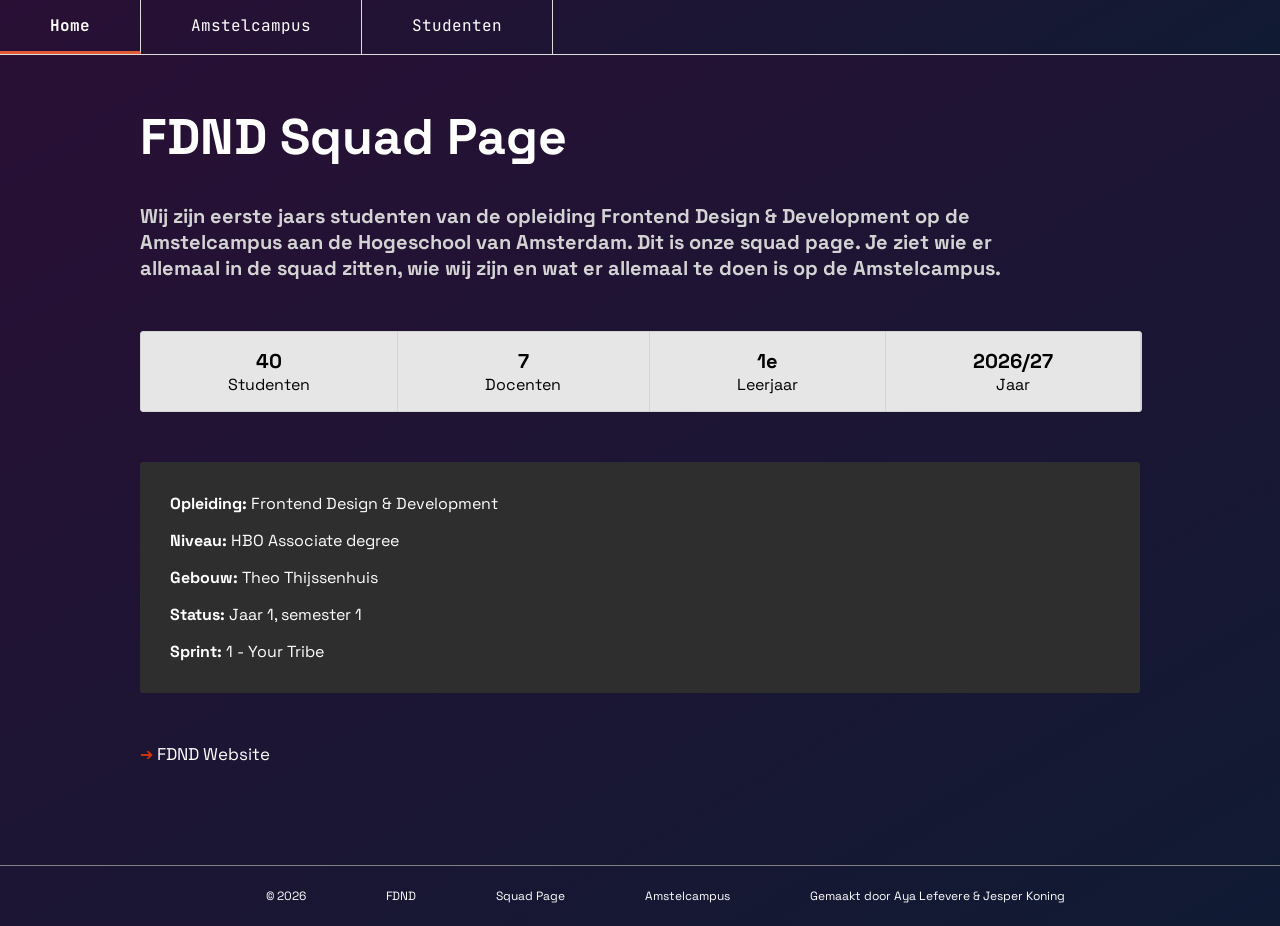
<file: index.html>
<!DOCTYPE html>
<html lang="en">
<head>
    <meta charset="UTF-8">
    <meta name="viewport" content="width=device-width, initial-scale=1.0">
    <title>Squad Page - Home </title>
    <link rel="stylesheet" href="styles/mobile.css">
    <link rel="stylesheet" href="styles/style.css">
</head>
<body>

<!-- In de header staat de navigatiemenu. Je kunt hier naar andere pagina's gaan.     -->
   
    <header>
        <div class="nav">
            <ul>
                <li class="active"><a href="index.html">Home</a></li>
                <li><a href="amstelcampus.html">Amstelcampus</a></li>
                <li><a href="visitekaartjes.html">Studenten</a></li>
            </ul>
        </div>
    </header>

    <main>

<!-- Dit is de titel van de pagina en intro tekst waar de pagina over gaat.         -->
        <h1>FDND Squad Page</h1>
        <p class="intro"> Wij zijn eerste jaars studenten van de opleiding Frontend Design & Development op de Amstelcampus aan de Hogeschool van Amsterdam.
            Dit is onze squad page. Je ziet wie er allemaal in de squad zitten, wie wij zijn en wat er allemaal te doen is op de Amstelcampus.
        </p>

<!-- In dit blokje staat informatie over het studiejaar         -->
        <div class="container">
            <div class="item"> 
                <p> <span>40 </span><br>Studenten</p>
            </div>     
                <div class="item"> 
                <p> <span>7 </span><br>Docenten</p>
            </div>   
            <div class="item"> 
                <p> <span>1e </span><br>Leerjaar</p>
            </div> 
            <div class="item"> 
                <p> <span>2026/27 </span><br>Jaar</p>
            </div> 
        </div>

<!-- Hierin staat informatie over de opleiding en status van de opleiding.       -->        
        <div class="information">
            <p><span>Opleiding:</span> Frontend Design & Development</p>
            <p><span>Niveau:</span> HBO Associate degree </p>
            <p><span>Gebouw:</span> Theo Thijssenhuis </p>
            <p><span>Status:</span> Jaar 1, semester 1 </p>
            <p><span>Sprint:</span> 1 - Your Tribe </p>  
        </div>

<!-- Deze link gaat naar de website van de opleiding     -->
        <div class="website"> <span> ➔ </span> <a href="https://fdnd.nl/" target="_blank">FDND Website</a></div>

    </main>

<!-- Dit is de footer met woorden waar de pagina over gaat. -->
    <footer>
        <p> &copy; 2026</p>
        <p> FDND</p>
        <p> Squad Page </p>
        <p> Amstelcampus</p>
        <p> Gemaakt door Aya Lefevere & Jesper Koning</p>
    </footer>



</body>
</html>
</file>
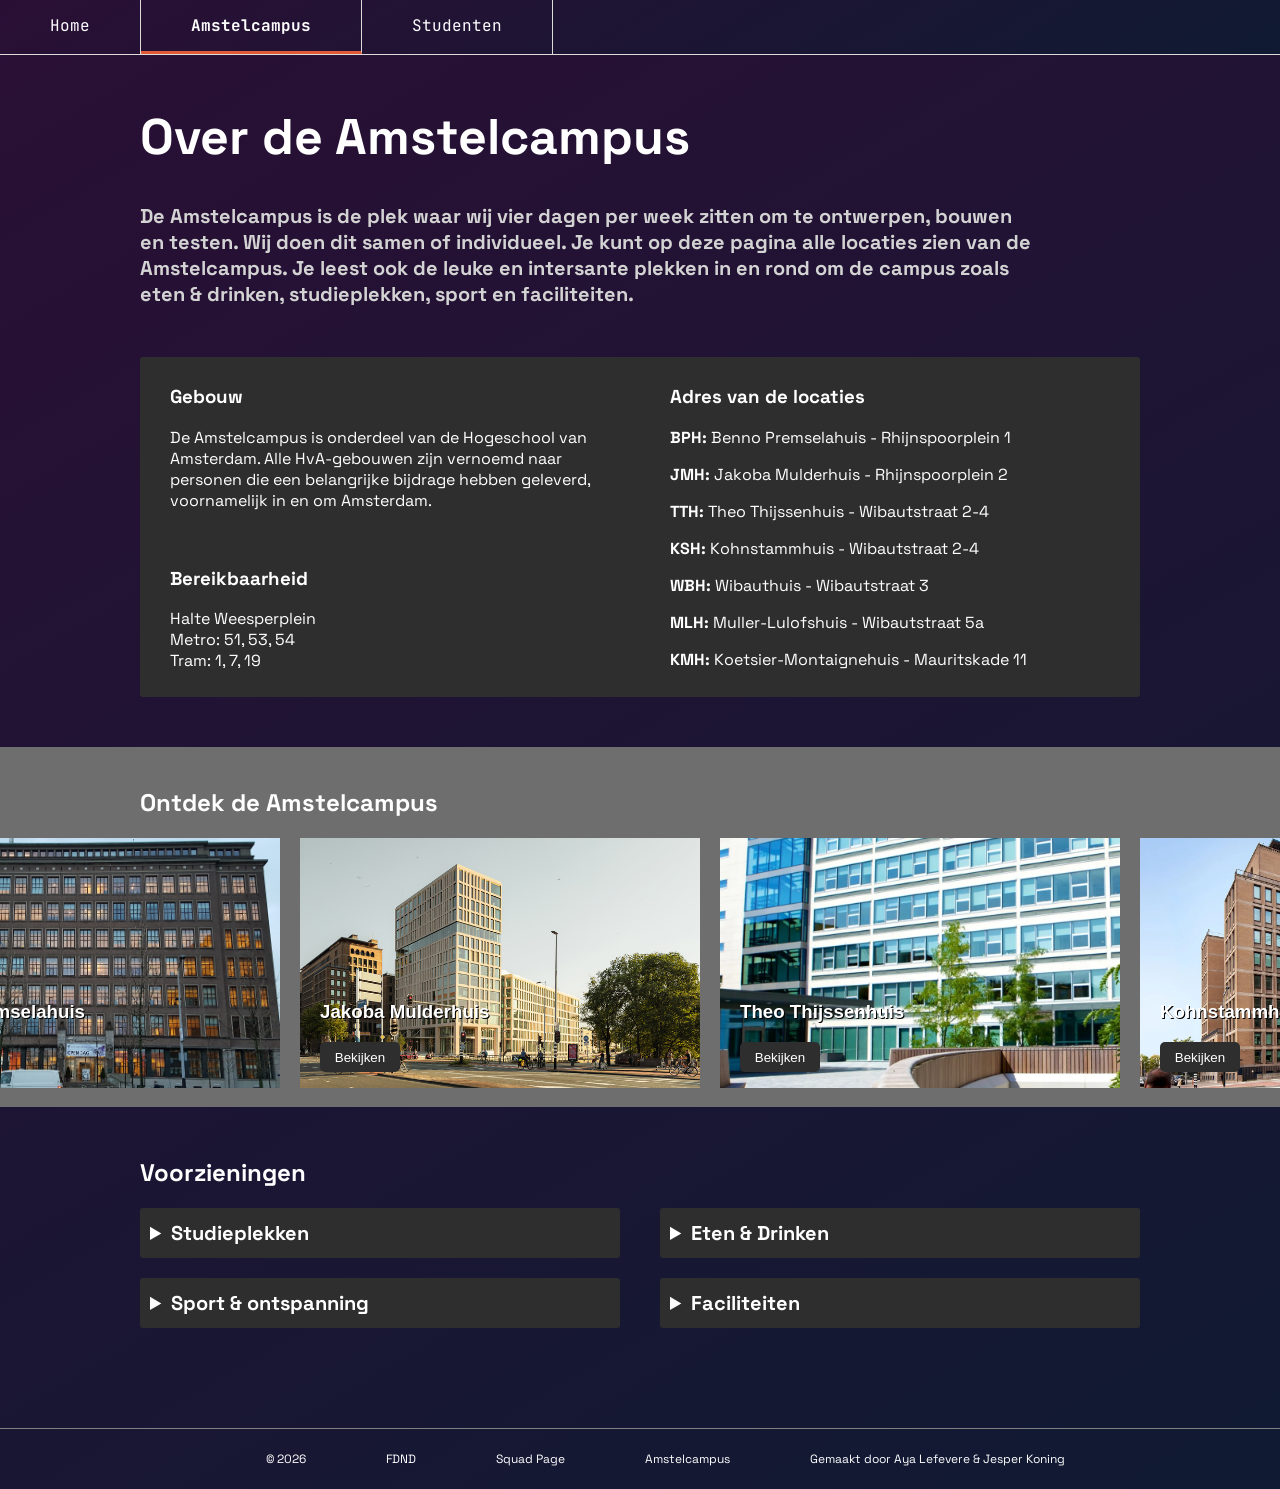
<file: amstelcampus.html>
<!DOCTYPE html>
<html lang="en">
<head>
    <meta charset="UTF-8">
    <meta name="viewport" content="width=device-width, initial-scale=1.0">
    <title>Squad Page - Amstelcampus</title>
    <link rel="stylesheet" href="styles/mobile.css">
    <link rel="stylesheet" href="styles/style.css">
</head>
<body>

<!-- In de header staat de navigatiemenu. Je kunt hier naar andere pagina's gaan.     -->
    <header>
        <div class="nav">
            <ul>
                <li><a href="index.html">Home</a></li>
                <li class="active"><a href="amstelcampus.html">Amstelcampus</a></li>
                <li><a href="visitekaartjes.html">Studenten</a></li>
            </ul>
        </div>
    </header>

    <main>

<!-- Dit is de titel van de pagina en intro tekst waar de pagina over gaat.         -->
        <h1>Over de Amstelcampus</h1>
        <p class="intro"> De Amstelcampus is de plek waar wij vier dagen per week zitten om te ontwerpen, bouwen en testen. 
            Wij doen dit samen of individueel. Je kunt op deze pagina alle locaties zien van de Amstelcampus. 
            Je leest ook de leuke en intersante plekken in en rond om de campus zoals eten & drinken, studieplekken, sport en faciliteiten.</p>

<!-- In het article staat informatie over de Amstelcampus, OV bereikbaarheid en de locaties        -->
        <article> 
            <section>
            <h3> Gebouw</h3>
            <p>De Amstelcampus is onderdeel van de Hogeschool van Amsterdam. 
                Alle HvA-gebouwen zijn vernoemd naar personen die een belangrijke bijdrage hebben geleverd, voornamelijk in en om Amsterdam.</p>

                <br>

            <h3> Bereikbaarheid</h3>
            <p>Halte Weesperplein <br> Metro: 51, 53, 54<br> Tram: 1, 7, 19</p>
            </section>

            <section> 
            <h3> Adres van de locaties</h3>
            <p><span> BPH:</span> Benno Premselahuis - Rhijnspoorplein 1</p>
            <p><span> JMH: </span> Jakoba Mulderhuis - Rhijnspoorplein 2</p>
            <p><span> TTH:</span> Theo Thijssenhuis - Wibautstraat 2-4 </p>
            <p><span>KSH:</span> Kohnstammhuis - Wibautstraat 2-4 </p>
            <p><span>WBH:</span> Wibauthuis - Wibautstraat 3</p>
            <p><span>MLH:</span> Muller-Lulofshuis - Wibautstraat 5a </p>
            <p><span>KMH:</span> Koetsier-Montaignehuis - Mauritskade 11 </p>
            </section>
        </article>

<!-- Hieronder een carrousel met de foto's van de locaties en je kunt dan naar locatie pagina op de website gaan  -->
<!-- Hierin staan alle gebouwen van de Amstelcampus en je kunt naar de website gaan. -->
        <div class="carrousel">
            <h2> Ontdek de Amstelcampus</h2>
            <div class="group">
                <div class="card">
                    <img src="assets/Benno_Premselahuis.jpg" alt="Benno Premselahuis">
                    <div class="campus-tekst">
                        <h3>Benno Premselahuis</h3>
                        <a href="https://www.hva.nl/locaties/benno-premselahuis" target="_blank"> <button>Bekijken</button></a>
                    </div>
                </div>
                <div class="card">
                    <img src="assets/jakoba-mulderhuis.jpg" alt="Jakoba Mulderhuis">
                    <div class="campus-tekst">
                        <h3>Jakoba Mulderhuis</h3>
                        <a href="https://www.hva.nl/locaties/jakoba-mulderhuis" target="_blank"> <button>Bekijken</button></a>
                    </div>
                </div>
                <div class="card">
                    <img src="assets/theo-thijssenhuis.webp" alt="Theo Thijssenhuis">
                    <div class="campus-tekst">
                        <h3>Theo Thijssenhuis</h3>
                        <a href="https://www.hva.nl/locaties/theo-thijssenhuis" target="_blank"> <button>Bekijken</button></a>
                    </div>
                </div>
                <div class="card">
                    <img src="assets/kohnstammhuis.webp" alt="Kohnstammhuis ">
                    <div class="campus-tekst">
                        <h3> Kohnstammhuis </h3>
                        <a href="https://www.hva.nl/locaties/kohnstammhuis" target="_blank"> <button>Bekijken</button></a>
                    </div>
                </div>
                <div class="card">
                    <img src="assets/wibauthuis.jpg" alt="Wibauthuis ">
                    <div class="campus-tekst">
                        <h3>Wibauthuis </h3>
                        <a href="https://www.hva.nl/locaties/wibauthuis" target="_blank"> <button>Bekijken</button></a>
                    </div>
                </div>
                <div class="card">
                    <img src="assets/Muller-Lulofshuis.jpg" alt="Muller-Lulofshuis">
                    <div class="campus-tekst">
                        <h3>Muller-Lulofshuis</h3>
                        <a href="https://www.hva.nl/locaties/muller-lulofshuis" target="_blank"> <button>Bekijken</button></a>
                    </div>
                </div>
                <div class="card">
                    <img src="assets/KoetsierMontaignehuis.jpg" alt="Koetsier-Montaignehuis">
                    <div class="campus-tekst">
                        <h3>Koetsier-Montaignehuis</h3>
                        <a href="https://www.hva.nl/locaties/koetsier-montaignehuis" target="_blank"> <button>Bekijken</button></a>
                    </div>                    
                </div>
            </div>
        </div>

        
<!-- In het onderdeel voorzieningen kun je deze leukste en interssante plekken bekijken in en rond de Amstelcampus. 
 Je kunt bijvoorbeeld zien welke studieplekken er zijn, waar je kunt eten en drinken, sporten en ontspannen & faciliteiten.       -->
        <h2>Voorzieningen</h2>

        <div class="onderwerpen">
            <details name="sprint-accordion">
                <summary> Studieplekken </summary>
                <ul>
                    <li> In het Theo Thijssenhuis (TTH) op de derde verdieping kun je in de medialouge studeren.</li>
                    <li>In Kohnstammhuis (KSH) op de 1e verdieping zijn er studieplekken om alleen te werken en samen.</li>
                    <li> Op de 1e en 2e verdieping van het Wibauhuis (WBH) zijn er veel studieplekken met leestafels, werkplekken en samenwerkplekken.</li>
                    <li> Wil je in stilte werken dan kun je in het Wibauthuis op de 2e verdieping zitten in de stilteruimte.</li>
                    <li> In het Jakoba Mulderhuis (JMH) zit een stilteruimte naast de theaterzaal om in stilte te werken. </li>
                </ul>
            </details>

            <details name="sprint-accordion">
                <summary> Eten & Drinken </summary>
                <ul>
                    <li>In het Jakoba Mulderhuis (JMH) op de begane grond zijn er twee vierkanten gebouwtjes waar je broodjes, snacks en drinken kunt kopen.</li>
                    <li> Als je binnenkomt in het Jakoba Mulderhuis (JMH) is er rechts Cafe Ko waar je koffie, frisdrank en broodjes kunt kopen. Je kunt ook in het Café eten en drinken. </li>
                    <li> Achter de Benno Premselahuis (BPH) zit Cafe Fest waar je kunt eten, drinken en ook studeren. Bij dit Cafe komen veel studenten om samen te komen. </li>
                    <li> In het Kohnstammhuis (KSH) is een Grab & Go Kiosk. </li>
                    <li> In de Muller-Lulofshuis (MLH) zit Café Amstelcampus.</li>
                    <li> In het Wibauthuis (WBH) heb je een restaurant incl. Pita Chef, Sardjoe's Bara & the Italian Corner. </li>
                </ul>
            </details>

            <details name="sprint-accordion">
                <summary> Sport & ontspanning </summary>
                <ul>
                     <li> Naast het Wibauthuis (WBH) heb je het USC. Dit is een sportschool speciaal voor studenten en docenten van de HVA en UVA. </li>
                     <li> De Amstelcampus ligt vlak bij de rivier de Amstel. Om te ontspannen kun je een wandeling maken door Amsterdam.</li>
                     <li> Op een korte loopfastand van de campus heb je een groot en levendig stadspark namelijk Oosterpark. </li>
                </ul>
        </details>

            <details name="sprint-accordion">
                <summary> Faciliteiten </summary>
                <ul>
                    <li> In het Kohnstammhuis (KSH) zit op de 1e verdieping een bibliotheek.</li>
                    <li> Het Wibauthuis (WBH) heeft een grote bibliotheek met 2 verdiepingen, waar je ook kunt studeren.</li>
                    <li> In het Theo Thijssenhuis (TTH) zit op de begane grond het Makerslab, waar je zelf van alles kunt maken. <br><a href="https://www.hva.nl/samenwerken/labs/makerslab" target="_blank"> Klik hier voor meer informatie</a> </li>
                </ul>
            </details>
        </div>

        
    </main>

<!-- Dit is de footer met woorden waar de pagina over gaat. -->
    <footer>
        <p> &copy; 2026</p>
        <p> FDND</p>
        <p> Squad Page </p>
        <p> Amstelcampus</p>
        <p> Gemaakt door Aya Lefevere & Jesper Koning</p>
    </footer>

</body>
</html>
</file>
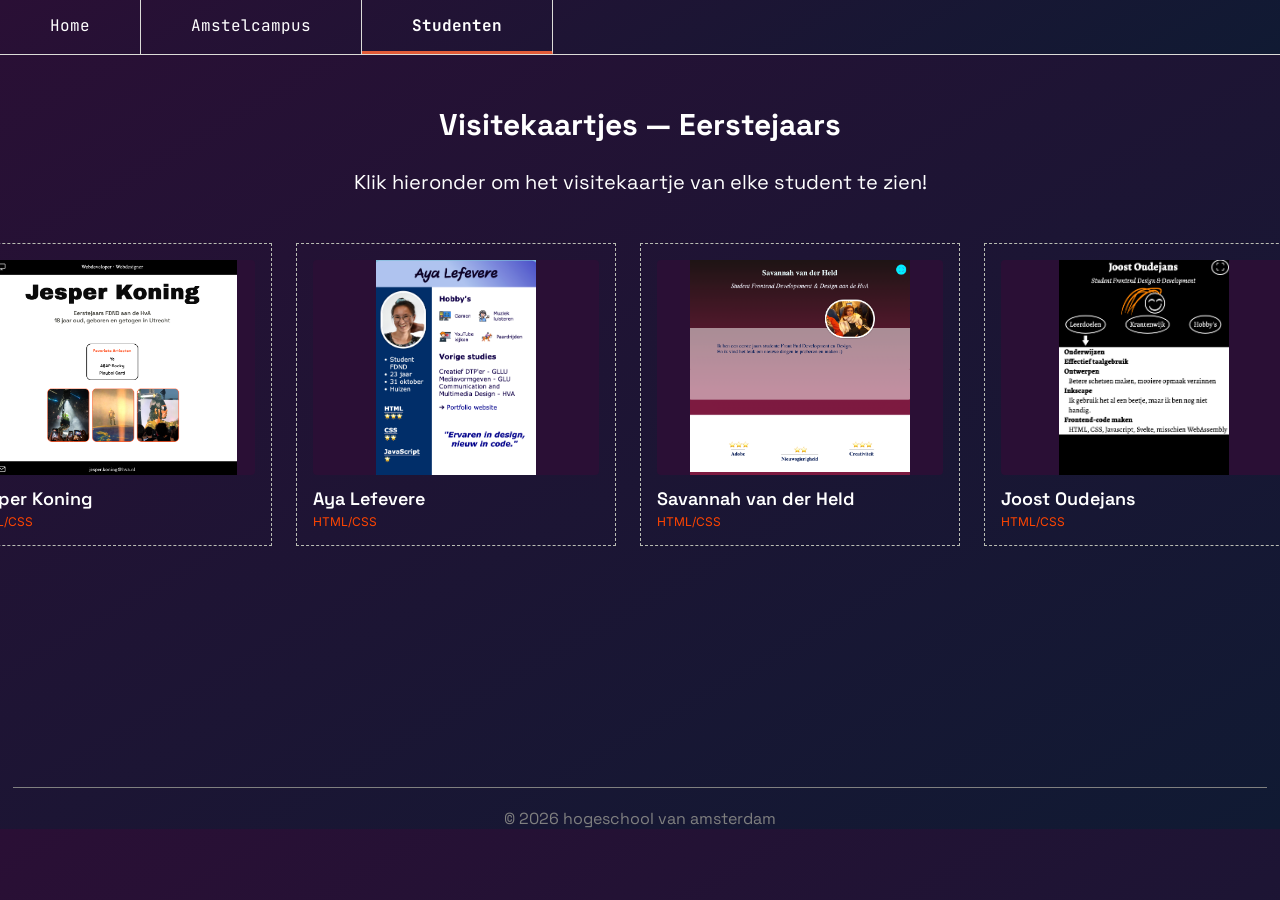
<file: visitekaartjes.html>
<!DOCTYPE html>
<head>
    <title>Visitekaartjes - Squad Page</title>
    <meta name="viewport" content="width=device-width, initial-scale=1.0">
    <link rel="stylesheet" href="styles/visitekaartjes.css">
</head>
<body>

    <!-- Nav -->
    <div class="nav">
        <ul>
            <li><a href="index.html">Home</a></li>
            <li><a href="amstelcampus.html">Amstelcampus</a></li>
            <li class="active"><a href="visitekaartjes.html">Studenten</a></li>
        </ul>
    </div>

         <!-- Main -->
    <div class="main">
        <h2>Visitekaartjes — Eerstejaars</h2>
        <p>Klik hieronder om het visitekaartje van elke student te zien!</p>

        <!-- Visitekaartjes -->
        <div class="carousel-viewport">
  <div class="carousel-track">

    <a class="card" href="https://jesperkoning1.github.io/your-tribe-profile-card/" target="_blank" rel="noopener noreferrer">
      <img class="foto" src="assets/jesperkoning.png">
      <div class="naam">Jesper Koning</div>
      <div class="tag">HTML/CSS</div>
    </a>

    <a class="card" href="https://ayalefevere.github.io/your-tribe-profile-card/" target="_blank" rel="noopener noreferrer">
      <img class="foto" src="assets/ayalefevere.png">
      <div class="naam">Aya Lefevere</div>
      <div class="tag">HTML/CSS</div>
    </a>

    <a class="card" href="https://savannahvdheld.github.io/your-tribe-profile-card/" target="_blank" rel="noopener noreferrer">
      <img class="foto" src="assets/savannahvanderheld.png">
      <div class="naam">Savannah van der Held</div>
      <div class="tag">HTML/CSS</div>
    </a>

    <a class="card" href="https://s2108887.github.io/your-tribe-profile-card/" target="_blank" rel="noopener noreferrer">
      <img class="foto" src="assets/joost.png">
      <div class="naam">Joost Oudejans</div>
      <div class="tag">HTML/CSS</div>
    </a>

    <a class="card" href="https://rayhana7.github.io/your-tribe-profile-card/" target="_blank" rel="noopener noreferrer">
      <img class="foto" src="assets/rayhana.png">
      <div class="naam">Rayhana El Markouchi</div>
      <div class="tag">HTML/CSS</div>
    </a>

    <a class="card" href="https://emmatje.github.io/your-tribe-profile-card/" target="_blank" rel="noopener noreferrer">
      <img class="foto" src="assets/emmanuel.png">
      <div class="naam">Emmanuel Asenso-Kusi</div>
      <div class="tag">HTML/CSS</div>
    </a>

    <a class="card" href="https://rowynn-eu.github.io/fdnd-profile-card/" target="_blank" rel="noopener noreferrer">
      <img class="foto" src="assets/rowynn.png">
      <div class="naam">Rowynn Sewkaransing</div>
      <div class="tag">HTML/CSS</div>
    </a>

    <a class="card" href="https://aliyaharding.github.io/your-tribe-profile-card/" target="_blank" rel="noopener noreferrer">
      <img class="foto" src="assets/aliya.png">
      <div class="naam">Aliya Harding</div>
      <div class="tag">HTML/CSS</div>
    </a>

    <a class="card" href="https://davidoo379.github.io/your-tribe-profile-card/" target="_blank" rel="noopener noreferrer">
      <img class="foto" src="assets/david.png">
      <div class="naam">David Jak</div>
      <div class="tag">HTML/CSS</div>
    </a>

    <a class="card" href="https://m1riale.github.io/your-tribe-profile-card/" target="_blank" rel="noopener noreferrer">
      <img class="foto" src="assets/miriale.png">
      <div class="naam">Miriale Pineda</div>
      <div class="tag">HTML/CSS</div>
    </a>

    <a class="card" href="https://toonicwesley.github.io/your-tribe-profile-card/" target="_blank" rel="noopener noreferrer">
      <img class="foto" src="assets/wesley.png">
      <div class="naam">Wesley Weg</div>
      <div class="tag">HTML/CSS</div>
    </a>

    <a class="card" href="https://melis5016.github.io/your-tribe-profile-card/" target="_blank" rel="noopener noreferrer">
      <img class="foto" src="assets/melissa.png">
      <div class="naam">Melissa Blankenburgh</div>
      <div class="tag">HTML/CSS</div>
    </a>

    <a class="card" href="https://rickd377.github.io/your-tribe-profile-card/" target="_blank" rel="noopener noreferrer">
      <img class="foto" src="assets/rick.png">
      <div class="naam">Rick Deurloo</div>
      <div class="tag">HTML/CSS</div>
    </a>

    <a class="card" href="https://loisaantjes.github.io/your-tribe-profile-card/" target="_blank" rel="noopener noreferrer">
      <img class="foto" src="assets/lois.png">
      <div class="naam">Loïs Aantjes</div>
      <div class="tag">HTML/CSS</div>
    </a>

    <a class="card" href="https://rosavandenbos.github.io/your-tribe-profile-card/" target="_blank" rel="noopener noreferrer">
      <img class="foto" src="assets/rosa.png">
      <div class="naam">Rosa van den Bos</div>
      <div class="tag">HTML/CSS</div>
    </a>

    <a class="card" href="https://stldevelopment.github.io/your-tribe-profile-card/" target="_blank" rel="noopener noreferrer">
      <img class="foto" src="assets/sun.png">
      <div class="naam">Sun Leung</div>
      <div class="tag">HTML/CSS</div>
    </a>

    <a class="card" href="https://js5603.github.io/your-tribe-profile-card/" target="_blank" rel="noopener noreferrer">
      <img class="foto" src="assets/jarellsa.png">
      <div class="naam">Jarellsa Pakosie</div>
      <div class="tag">HTML/CSS</div>
    </a>

    <a class="card" href="https://mikahartono007.github.io/your-tribe-profile-card/" target="_blank" rel="noopener noreferrer">
      <img class="foto" src="assets//mika.png">
      <div class="naam">Mika Hartono</div>
      <div class="tag">HTML/CSS</div>
    </a>

    <a class="card" href="https://brittvegt.github.io/your-tribe-profile-card/" target="_blank" rel="noopener noreferrer">
      <img class="foto" src="assets/britt.png">
      <div class="naam">Britt van der Vegt</div>
      <div class="tag">HTML/CSS</div>
    </a>

    <a class="card" href="https://justinverbon1234.github.io/your-tribe-profile-card/" target="_blank" rel="noopener noreferrer">
      <img class="foto" src="assets/justin.png">
      <div class="naam">Justin Verbon</div>
      <div class="tag">HTML/CSS</div>
    </a>

    <a class="card" href="https://h-mti.github.io/your-tribe-profile-card/" target="_blank" rel="noopener noreferrer">
      <img class="foto" src="assets/hajar.png">
      <div class="naam">Hajar el Majjouti</div>
      <div class="tag">HTML/CSS</div>
    </a>

    <a class="card" href="https://sophieediepenmaat.github.io/your-tribe-profile-card/" target="_blank" rel="noopener noreferrer">
      <img class="foto" src="assets/sophie.png">
      <div class="naam">Sophie Diepenmaat</div>
      <div class="tag">HTML/CSS</div>
    </a>

    <a class="card" href="https://rabiaarkan.github.io/your-tribe-profile-card/" target="_blank" rel="noopener noreferrer">
      <img class="foto" src="assets/rabia.png">
      <div class="naam">Rabia Arkan</div>
      <div class="tag">HTML/CSS</div>
    </a>

    <a class="card" href="https://queeny2003.github.io/your-tribe-profile-card/" target="_blank" rel="noopener noreferrer">
      <img class="foto" src="assets/queeny.png">
      <div class="naam">Queeny Eleonora</div>
      <div class="tag">HTML/CSS</div>
    </a>

    <a class="card" href="https://chahedddd.github.io/your-tribe-profile-card/" target="_blank" rel="noopener noreferrer">
      <img class="foto" src="assets/chahed.png">
      <div class="naam">Chahed Nouaili</div>
      <div class="tag">HTML/CSS</div>
    </a>

    <a class="card" href="https://sambalsamss.github.io/your-tribe-profile-card/" target="_blank" rel="noopener noreferrer">
      <img class="foto" src="assets/sam.png">
      <div class="naam">Sam van Dijk</div>
      <div class="tag">HTML/CSS</div>
    </a>

    <a class="card" href="https://beyzaarkan.github.io/your-tribe-profile-card/" target="_blank" rel="noopener noreferrer">
      <img class="foto" src="assets/beyza.png">
      <div class="naam">Beyza</div>
      <div class="tag">HTML/CSS</div>
    </a>

    <a class="card" href="https://temhasene.github.io/your-tribe-profile-card/" target="_blank" rel="noopener noreferrer">
      <img class="foto" src="assets/ahmet.png">
      <div class="naam">Ahmet Kucuktepe</div>
      <div class="tag">HTML/CSS</div>
    </a>

    <a class="card" href="https://noeyoo26.github.io/your-tribe-profile-card/" target="_blank" rel="noopener noreferrer">
      <img class="foto" src="assets/noey.png">
      <div class="naam">Noey</div>
      <div class="tag">HTML/CSS</div>
    </a>

    <a class="card" href="https://lyndsey07.github.io/your-tribe-profile-card/" target="_blank" rel="noopener noreferrer">
      <img class="foto" src="assets/lyndsey.png">
      <div class="naam">Lyndsey Kools</div>
      <div class="tag">HTML/CSS</div>
    </a>

    <a class="card" href="https://thijs-fdnd.github.io/your-tribe-profile-card/" target="_blank" rel="noopener noreferrer">
      <img class="foto" src="assets/thijs.png">
      <div class="naam">Thijs Langstraat</div>
      <div class="tag">HTML/CSS</div>
    </a>

    <a class="card" href="https://calistusgit.github.io/your-tribe-profile-card/" target="_blank" rel="noopener noreferrer">
      <img class="foto" src="assets/calistus.png">
      <div class="naam">Calistus Michael</div>
      <div class="tag">HTML/CSS</div>
    </a>

    <a class="card" href="https://louavb.github.io/your-tribe-profile-card/" target="_blank" rel="noopener noreferrer">
      <img class="foto" src="assets/lou.png">
      <div class="naam">Lou van Beek</div>
      <div class="tag">HTML/CSS</div>
    </a>

    <a class="card" href="https://y0usss.github.io/your-tribe-profile-card/" target="_blank" rel="noopener noreferrer">
      <img class="foto" src="assets/youssra.png">
      <div class="naam">Youssra</div>
      <div class="tag">HTML/CSS</div>
    </a>

    <a class="card" href="https://lyannebos.github.io/your-tribe-profile-card/" target="_blank" rel="noopener noreferrer">
      <img class="foto" src="assets/lyanne.png">
      <div class="naam">Lyanne Boshuisen</div>
      <div class="tag">HTML/CSS</div>
    </a>

    <a class="card" href="https://celeste0012.github.io/your-tribe-profile-card/" target="_blank" rel="noopener noreferrer">
      <img class="foto" src="assets/celeste.png">
      <div class="naam">Celeste Koenders</div>
      <div class="tag">HTML/CSS</div>
    </a>

    <a class="card" href="https://youneselkharraz.github.io/i-love-web/" target="_blank" rel="noopener noreferrer">
      <img class="foto" src="assets/younes.png">
      <div class="naam">Younes El Kharraz</div>
      <div class="tag">HTML/CSS</div>
    </a>

    <a class="card" href="https://samielb.github.io/your-tribe-profile-card/" target="_blank" rel="noopener noreferrer">
      <img class="foto" src="assets/sami.png">
      <div class="naam">Sami El Baghdadi</div>
      <div class="tag">HTML/CSS</div>
    </a>

    <a class="card" href="https://xinjuliette.github.io/your-tribe-profile-card/" target="_blank" rel="noopener noreferrer">
      <img class="foto" src="assets/xin.png">
      <div class="naam">Xin Zwijnenburg</div>
      <div class="tag">HTML/CSS</div>
    </a>
        </div>
    </div>

    <!-- Footer -->
    <footer>© 2026 hogeschool van amsterdam</footer>

    <!-- Script -->
    <script>
  const viewport = document.querySelector('.carousel-viewport');
  let isPaused = false;
  let direction = 1;

  viewport.addEventListener('mouseenter', () => { isPaused = true; });
  viewport.addEventListener('mouseleave', () => { isPaused = false; });

  function autoScroll() {
    if (!isPaused) {
      const maxScroll = viewport.scrollWidth - viewport.clientWidth;
      viewport.scrollLeft += direction;
      if (viewport.scrollLeft >= maxScroll) direction = -1;
      if (viewport.scrollLeft <= 0) direction = 1;
    }
    requestAnimationFrame(autoScroll);
  }
  requestAnimationFrame(autoScroll);
</script>
</body>
</html>
</file>
<file: styles/mobile.css>
@import url('https://fonts.googleapis.com/css2?family=Space+Grotesk:wght@500;700&family=Inter:wght@400;500&family=JetBrains+Mono:wght@400;500&display=swap');
@import url('https://fonts.googleapis.com/css2?family=Inter:wght@400;500;700&display=swap');


/* MOBILE VERSION */

/* Styling van de hele pagina */

    body {
    font-family: arial;
    background:  linear-gradient(150deg, #2A0F35 0%, #101A33 100%);
    color: white;
    margin: 0;
    overflow-x: hidden;
    }


    /* Breedte van de pagina onder de header. In de main staat de belangrijke inhoud van de website */
    main {
    padding-left: 40px;
    padding-right: 40px;
    }




/* Header */

    /* Nav */
    
        .nav {
            overflow-x: auto;
            overflow-y:hidden;
            background: linear-gradient(150deg, #2A0F35 0%, #101A33 100%);
            border-bottom: 1px solid #dcdcd8;         
        }
        
        .nav ul {
            list-style-type: none;
            display: flex;
            margin: 0;
            padding: 0;
        }
        
        .nav ul li {
            font-family: 'JetBrains Mono', monospace;
            font-size: 16px;
            border-right: 1px solid #dcdcd8;
        }
        
        .nav ul li a {
            display: block;
            text-decoration: none;
            color: #ffffff;
            padding: 15px 50px;
        }
        
        .nav ul li.active {
            background-color: transparent;
            border-bottom: 3px solid #e25b38;
            margin-bottom: -1px;
        }
        
        .nav ul li.active a {
            font-weight: bold;
        }
    

/* Home pagina */

    /* Voor de titel van de pagina */
        h1 {
        font-size: 30px;
        margin-top: 1em;
        font-family: 'Space Grotesk';
        }

    /* Intro tekst van de pagina     */
        .intro {
        font-size: 18px;
        width: 90%;
        font-weight: bold;
        color: lightgray;
        font-family: 'Space Grotesk';
        }

    /* De container vlak om de teksten naast elkaar te krijgen en te stylen - vlak met informatie over ons studiejaar    */
        .container {
        display: grid;
        grid-template-columns: 1fr 1fr;
        width: 100%;
        border: 1px solid lightgrey;
        background-color: #e6e6e6;
        margin-bottom: 50px;
        margin-top: 50px;
        border-radius: 3px;
        }

        /* Styling voor het stukje tekst in de container dus het item */
            .item {
                flex-grow: 1;
                border-right: 1px solid lightgray;
                text-align: center; 
            }

        /* Belangrijke woord in het item heeft een 'span' om het te verduidelijken     */    
            .item span {
                font-weight: bold;
                font-size: 19px;
            }

        /* Om de tekst aan te passen in de container         */    
            .item p {
                color: black;
                font-size: 15px;
                font-family: 'Space Grotesk';
            }


        /* Dit container stukje is voor de informatie over de opleiding en status opleiding. Hiermee kun je het vlak stylen.        */
                    .information {
                        width: 100%;
                        background-color:#2e2e2e;
                        margin-bottom: 50px;
                        padding: 15px 20px 15px 30px;
                        box-sizing: border-box;
                        border-radius: 3px;
                        font-family: 'Space Grotesk';
                        }    
                        
                /* Dit is voor de tekst in het informatie vlak - onderwerp dikgedrukt */         
                        .information span {
                            font-weight: bold;
                            }


    /* Dit is om de pijl te stylen van website link        */    
            .website span { 
            text-decoration: none;
            color: rgb(215, 54, 0);
            font-family: 'Space Grotesk';
            }   

        /* Dit is om de website link te stylen         */        
                .website a { 
                color: white; 
                text-decoration: none;
                font-size: 17px;
                font-family: 'Space Grotesk';
                }

/* Dit is voor het container blokje met informatie over de campus dat kun je hiermee stylen */
        article {
        width: 100%;
        background-color: #2e2e2e;
        margin-top: 50px;
        display: grid;
        margin-bottom: 50px;
        border-radius: 3px;
        padding-top: 10px;
        padding-bottom: 10px;
        font-family: 'Space Grotesk';
        }

        /* Dit is styling voor de 'span' tekst gedeelte in de container    */
            article span { 
            font-weight: bold;
            }

        /* Om de 2 sections van de rand te krijgen van de container     */
            article section {
            padding-left: 30px;
            padding-right: 30px;
            }         
        
        /* Dit is voor het blokje van de carrousel */
        .carrousel {
        margin-left: -40px;
        margin-right: -40px;
        margin-bottom: 50px;
        height: 350px;
        background-color: #6e6e6e;
        }   

        /* Titel in de carrousel */
            .carrousel h2 {
            padding-top: 20px;
            color: white;
            padding-left: 40px;
            font-family: 'Space Grotesk';
            }

        /* Hierin zitten alle cards met de foto's, teksten en buttons     */
            .carrousel .group {
            display: flex;
            gap: 20px;  
            width: max-content;
            animation: scroll 35s linear infinite;
            }        

            /* Dit is voor de animatie zodat de groep met foto's, teksten en buttons bewegen */
                @keyframes scroll {
                    to { 
                        transform: translateX(-80%)
                    }
                }

            /* Voor de card met de foto, tekst en button     */
                .carrousel .card {
                position: relative;
                }

                /* Voor de foto in de card */
                    .carrousel .card img {
                    width:300px;
                    height: 250px;
                    object-fit: cover;
                    }

                /* Voor de tekst en button in de card */    
                    .campus-tekst {
                    position: absolute;
                    bottom: 0;
                    left: 0;
                    right: 0;
                    padding: 20px;      
                    }

                /* De tekst in de card  */
                    .carrousel h3 {
                    color: white;
                    text-shadow: 1px 1px black;
                    }

                /* De button in de card  */    
                    .carrousel .card button {
                    width: 80px;
                    height: 30px;
                    background-color: #2e2e2e;
                    border-radius: 5px;
                    color: white;
                    border: 1px solid transparent;
                    cursor: pointer;
                    }


       /* Voorzieningen dropdown */

                /* Dit is voor het container blokje van de voorzieningen met de dropdowns */
                    .onderwerpen {
                        display: grid;
                        row-gap: 20px;
                        font-family: 'Space Grotesk';
                        }

                    /* h2 voorzieningen */
                        h2 {
                            font-family: 'Space Grotesk';
                            }

                    /* Styling voor het vlak en tekst van het onderwerpen kopje      */
                        summary {
                            font-size: 20px;
                            font-weight: bold;
                            width:100%;
                            height: 50px;
                            background-color: #2e2e2e;
                            align-content: center;
                            cursor: pointer;
                            border-radius: 3px;
                            font-family: 'Space Grotesk';
                            box-sizing: border-box;
                            padding-left: 10px;
                            }

                     /* Dit is voor de dropdown als die nog dicht is, dus niet op gedrukt     */
                        details {
                        border-radius: 3px;
                        }

                        /* Dit is voor de dropdown open is, dus op geklikt     */
                            details:open {
                            background-color: #2e2e2e;  
                            border-radius: 3px;
                            padding: 0px 0px;
                            } 


                        /* De lijst in de details     */    
                            details li { 
                            padding: 10px;
                            }

                            details ul {
                            padding-right: 10px;
                            }

                        /* Voor de link   */  
                            details a {
                            font-size: 16px;
                            text-decoration: none;
                            color: red;
                            }

                        /* Voor als je hover de link hovert     */      
                            details a:hover {
                                color: blue;
                                text-decoration: none;
                            }
   
/* Footer */  

    /* Dit is voor de footer vlak*/
        footer {
            display: flex;
            flex-wrap: wrap;
            column-gap: 50px;
            margin-top: 100px;
            border-top: 1px solid grey;
            justify-content: center;
            padding-top: 10px;
            padding-bottom: 10px;
            }

        /* Dit is voor de footer tekst */
            footer p {
                font-size: 12px;
                font-family: 'Space Grotesk';
                }
</file>
<file: styles/style.css>
@import url('https://fonts.googleapis.com/css2?family=Space+Grotesk:wght@500;700&family=Inter:wght@400;500&family=JetBrains+Mono:wght@400;500&display=swap');
@import url('https://fonts.googleapis.com/css2?family=Inter:wght@400;500;700&display=swap');

/* DESKTOP VERSION */

@media (max-width: 600px) {
    .nav ul li a {
        padding: 12px 15px;
    }
}


@media screen and (min-width: 1000px) {
    
    /* Styling van de hele pagina */

    body {
    font-family: arial;
    margin: 0px;
    background:  linear-gradient(150deg, #2A0F35 0%, #101A33 100%);
    color: white;
    }

    /* Breedte van de pagina onder de header. In de main staat de belangrijke inhoud van de website */
    main {
    margin-left: auto;
    margin-right: auto;
    max-width: 1000px;
    }


    /* Header */

    /* Nav */
    
        .nav {
            overflow-x: auto;
            overflow-y:hidden;
            background: linear-gradient(150deg, #2A0F35 0%, #101A33 100%);
            border-bottom: 1px solid #dcdcd8;
            
        }
        
        .nav ul {
            list-style-type: none;
            display: flex;
            margin: 0;
            padding: 0;
        }
        
        .nav ul li {
            font-family: 'JetBrains Mono', monospace;
            font-size: 16px;
            border-right: 1px solid #dcdcd8;
        }
        
        .nav ul li a {
            display: block;
            text-decoration: none;
            color: #ffffff;
            padding: 15px 50px;
        }
        
        .nav ul li.active {
            background-color: transparent;
            border-bottom: 3px solid #e25b38;
            margin-bottom: 0px;
        }
        
        .nav ul li.active a {
            font-weight: bold;
        }
    

                
    /* Footer */  

        /* Dit is voor de footer vlak*/
            footer {
                display: flex;
                justify-content: center;
                column-gap: 30px;
                border-top: 1px solid grey;
                margin-top: 100px;
                }

            /* Dit is voor de footer tekst */
                footer p {
                padding-left: 50px;
                color:white;
                font-size: 12px;
                font-family: 'Space Grotesk';
                }


    /* Home pagina */

        /* Voor de titel van de pagina */
            h1 {
            font-size: 50px;
            margin-top: 1em;
            font-family: 'Space Grotesk';
            }

        /* Intro tekst van de pagina     */
            .intro {
            font-size: 20px;
            width: 90%;
            font-weight: bold;
            color: lightgray;
            font-family: 'Space Grotesk';
            }

        /* De container vlak om de teksten naast elkaar te krijgen en te stylen - vlak met informatie over ons studiejaar    */
            .container {
            display: flex;
            width: 100%;
            border: 1px solid lightgrey;
            background-color: #e6e6e6;
            margin-bottom: 50px;
            margin-top: 50px;
            border-radius: 3px;
            }

            /* Styling voor het stukje tekst in de container dus het item */
                .item {
                    flex-grow: 1;
                    border-right: 1px solid lightgray;
                    align-content: center;
                    text-align: center;
                }

            /* Belangrijke woord in het item heeft een 'span' om het te verduidelijken     */    
                .item span {
                    font-weight: bold;
                    font-size: 20px;
                }

            /* Om de tekst aan te passen in de container         */    
                .item p {
                    color: black;
                    font-size: 16px;
                    font-family: 'Space Grotesk';
                }
            
        /* Dit container stukje is voor de informatie over de opleiding en status opleiding. Hiermee kun je het vlak stylen.        */
            .information {
                width: 100%;
                background-color:#2e2e2e;
                margin-bottom: 50px;
                padding: 15px 20px 15px 30px;
                box-sizing: border-box;
                border-radius: 3px;
                font-family: 'Space Grotesk';
                }    

        /* Dit is voor de tekst in het informatie vlak - onderwerp dikgedrukt */         
                .information span {
                    font-weight: bold;
                    }


        /* Dit is om de pijl te stylen van website link        */    
                .website span { 
                text-decoration: none;
                color: rgb(215, 54, 0);
                font-family: 'Space Grotesk';
                }   

        /* Dit is om de website link te stylen         */        
                .website a { 
                color: white; 
                text-decoration: none;
                font-size: 17px;
                font-family: 'Space Grotesk';
                }


        /* AMSTELCAMPUS PAGINA */
            /* Dit is voor het container blokje met informatie over de campus dat kun je hiermee stylen */
                article {
                width: 100%;
                background-color: #2e2e2e;
                display: grid;
                grid-template-columns: 1fr 1fr;
                margin-top: 50px;
                margin-bottom: 50px;
                border-radius: 3px;
                font-family: 'Space Grotesk';
                }

            /* Dit is styling voor de 'span' tekst gedeelte in de container    */
                article span { 
                font-weight: bold;
                }

            /* Om de 2 sections van de rand te krijgen van de container     */
                article section {
                padding-left: 30px;
                padding-right: 30px;
                }

    /* CAROUSEL FOTOS GEBOUWEN VAN DE CAMPUS */

    /* Dit is voor het blokje van de carrousel */
        .carrousel {
        margin-left: -260px;
        margin-right: -260px;
        margin-bottom: 50px;
        height: 360px;
        background-color: #6e6e6e;
        overflow: hidden;
        }   


     /* Titel in de carrousel */
            .carrousel h2 {
            padding-top: 20px;
            padding-left: 260px;
            color: white;
            font-family: 'Space Grotesk';
            }

        /* Hierin zitten alle cards met de foto's, teksten en buttons     */
            .carrousel .group {
            display: flex;
            gap: 20px;  
            animation: scroll 20s linear infinite;
            }        

            /* Dit is voor de animatie zodat de groep met foto's, teksten en buttons bewegen */
                @keyframes scroll {
                    to { 
                        transform: translateX(-50%)
                    }
                }

            /* Voor de card met de foto, tekst en button     */
                .carrousel .card {
                position: relative;
                }

                /* Voor de foto in de card */
                    .carrousel .card img {
                    width: 400px;
                    height: 250px;
                    object-fit: cover;
                    }

                /* Voor de tekst en button in de card */    
                    .campus-tekst {
                    position: absolute;
                    bottom: 0;
                    left: 0;
                    right: 0;
                    padding: 20px;      
                    }

                /* De tekst in de card  */
                    .carrousel h3 {
                    color: white;
                    text-shadow: 1px 1px black;
                    }

                /* De button in de card  */    
                    .carrousel .card button {
                    width: 80px;
                    height: 30px;
                    background-color: #2e2e2e;
                    border-radius: 5px;
                    color: white;
                    border: 1px solid transparent;
                    cursor: pointer;
                    }



            /* Voorzieningen dropdown */

                /* Dit is voor het container blokje van de voorzieningen met de dropdowns */
                    .onderwerpen {
                        display: grid;
                        column-gap: 40px;
                        row-gap: 20px;
                        grid-template-columns: 1fr 1fr;
                        font-family: 'Space Grotesk';
                        }


                        /* h2 voorzieningen */
                            h2 {
                            font-family: 'Space Grotesk';
                            }

                    /* Styling voor het vlak en tekst van het onderwerpen kopje      */
                        summary {
                            font-size: 20px;
                            font-weight: bold;
                            width:100%;
                            height: 50px;
                            background-color: #2e2e2e;
                            align-content: center;
                            padding-left: 10px;
                            box-sizing: border-box;
                            cursor: pointer;
                            border-radius: 3px;
                            font-family: 'Space Grotesk';
                            }

                    /* Dit is voor de dropdown als die nog dicht is, dus niet op gedrukt     */
                        details {
                        background-color: transparent;  
                        border-radius: 3px;
                        }

                        /* Dit is voor de dropdown open is, dus op geklikt     */
                            details:open {
                            background-color: #2e2e2e;  
                            border-radius: 3px;
                            } 

                        /* De lijst in de details     */    
                            details li { 
                            padding: 10px;
                            }

                            details ul {
                                padding-right: 10px;
                            }

                        /* Voor de link   */  
                            details a {
                                font-size: 16px;
                                text-decoration: none;
                                color: red;
                            }

                        /* Voor als je hover de link hovert     */      
                            details a:hover {
                                color: blue;
                                text-decoration: none;
                            }


}
</file>
<file: styles/visitekaartjes.css>
@import url('https://fonts.googleapis.com/css2?family=Space+Grotesk:wght@500;700&family=Inter:wght@400;500&family=JetBrains+Mono:wght@400;500&display=swap');
@import url('https://fonts.googleapis.com/css2?family=Inter:wght@400;500;700&display=swap');

* {
    margin: 0;
    padding: 0;
    box-sizing: border-box;
}

body {
    background: linear-gradient(150deg, #2A0F35 0%, #101A33 100%);
    font-family: 'Inter', sans-serif;
}

/* Nav */

.nav {
    overflow-x: auto;
    overflow-y: hidden;
    background: linear-gradient(150deg, #2A0F35 0%, #101A33 100%);
    border-bottom: 1px solid #dcdcd8;
}

.nav ul {
    list-style-type: none;
    display: flex;
    margin: 0;
    padding: 0;
}

.nav ul li {
    font-family: 'JetBrains Mono', monospace;
    font-size: 16px;
    border-right: 1px solid #dcdcd8;
}

.nav ul li a {
    display: block;
    text-decoration: none;
    color: #ffffff;
    padding: 15px 50px;
}

.nav ul li.active {
    background-color: transparent;
    border-bottom: 4px solid #e25b38;
    margin-bottom: -1px;
}

.nav ul li.active a {
    font-weight: bold;
}

/* Main */

.main h2 {
    font-family: 'Space Grotesk';
    font-size: 30px;
    text-align: center;
    margin-top: 50px;
    font-weight: 700;
    color: #ffffff;
}

.main p {
    font-family: 'Space Grotesk';
    font-size: 20px;
    text-align: center;
    margin-top: 25px;
    font-weight: 400;
    color: #ffffff;
}

/* Carousel — compacte previews met autoscroll */

.carousel-viewport {
  overflow-x: auto;
  width: 100%;
  margin-top: 32px;
  padding: 16px 0;
  scrollbar-width: thin;
  scrollbar-color: #B9BCB3 transparent;
}

.carousel-track {
    display: flex;
    gap: 16px;
    width: max-content;
    animation: scroll-left 200s linear infinite;
    gap: 24px;
}

.carousel-viewport:hover .carousel-track {
    animation-play-state: paused;
}

@keyframes scroll-left {
    from { transform: translateX(0); }
    to   { transform: translateX(-50%); }
}

.card {
    flex-shrink: 0;
    width: 320px;
    display: flex;
    flex-direction: column;
    align-items: flex-start;
    text-decoration: none;
    border: 1.5px dashed #B9BCB3;
    padding: 16px;
}

.card:hover {
    border-color: orangered;
}

.foto {
  width: 100%;
  aspect-ratio: 4 / 3;
  object-fit: contain;
  background-color: #2A0F35;
  margin-bottom: 12px;
  border-radius: 4px;
}

.naam {
    font-family: 'Space Grotesk';
    font-weight: 600;
    font-size: 18px;
    color: #ffffff;
}

.tag {
    color: orangered;
    font-size: 12px;
    margin-top: 4px;
}

@media (prefers-reduced-motion: reduce) {
    .carousel-track {
        animation: none;
    }
    .carousel-viewport {
        overflow-x: auto;
    }
}

/* Footer */

footer {
    border-top: 1px solid grey;
    font-family: 'Space Grotesk';
    text-align: center;
    padding-top: 20px;
    border-color: grey;
    color: grey;
    width: 98%;
    margin: 0 auto;
    margin-top: 225px;
}

/* Responsive */

@media (max-width: 600px) {
    .nav ul li a {
        padding: 12px 15px;
    }
}
</file>
